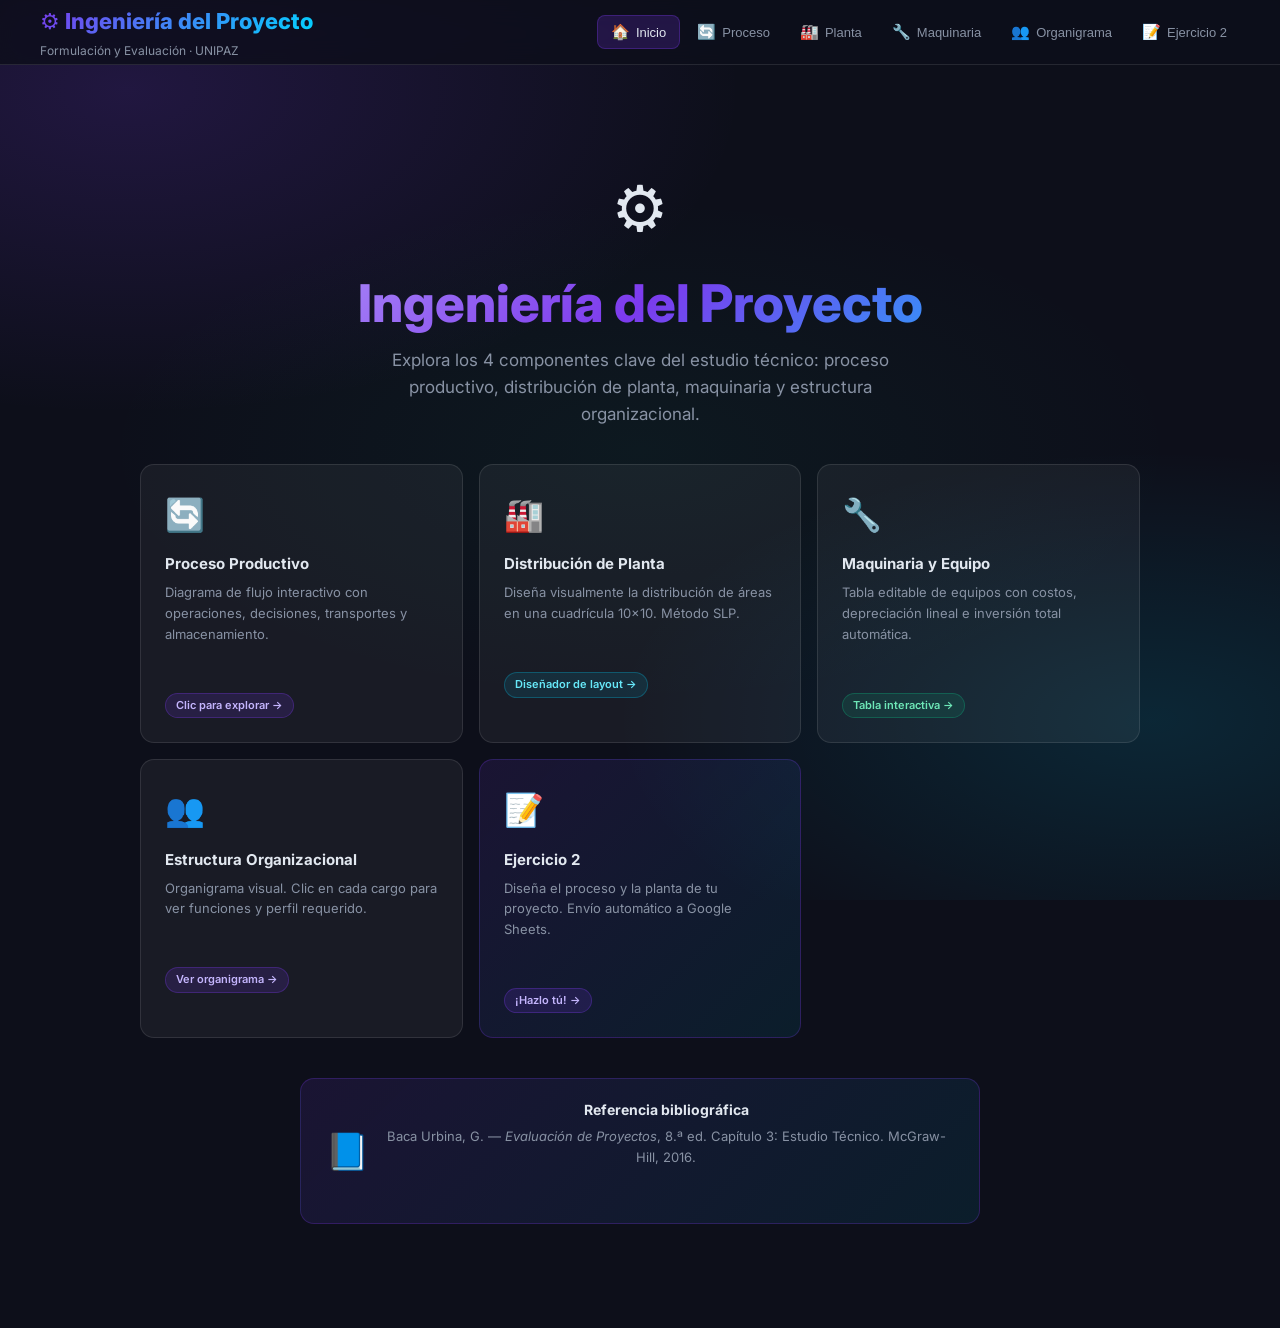
<file: ingenieria/index.html>
<!DOCTYPE html>
<html lang="es">
<head>
  <meta charset="UTF-8" />
  <meta name="viewport" content="width=device-width, initial-scale=1.0" />
  <title>Ingeniería del Proyecto — Formulación y Evaluación</title>
  <meta name="description" content="App educativa interactiva sobre Ingeniería del Proyecto: proceso productivo, distribución de planta, maquinaria y organigrama. Basada en Baca Urbina Cap. 3." />
  <link rel="stylesheet" href="css/styles.css" />
</head>
<body>

<!-- ═══════════════════════════════════════════════════════════
     HEADER / NAV
═══════════════════════════════════════════════════════════ -->
<header class="app-header">
  <div class="header-inner">

    <div class="header-brand" style="cursor:pointer" onclick="showSeccion('home')">
      <div class="header-logo">⚙️ Ingeniería del Proyecto</div>
      <div class="header-subtitle">Formulación y Evaluación · UNIPAZ</div>
    </div>

    <nav class="app-nav">
      <button class="nav-btn active" data-nav="home" id="nav-home">
        <span class="nav-icon">🏠</span>
        <span class="nav-label">Inicio</span>
      </button>
      <button class="nav-btn" data-nav="proceso" id="nav-proceso">
        <span class="nav-icon">🔄</span>
        <span class="nav-label">Proceso</span>
      </button>
      <button class="nav-btn" data-nav="layout" id="nav-layout">
        <span class="nav-icon">🏭</span>
        <span class="nav-label">Planta</span>
      </button>
      <button class="nav-btn" data-nav="maquinaria" id="nav-maquinaria">
        <span class="nav-icon">🔧</span>
        <span class="nav-label">Maquinaria</span>
      </button>
      <button class="nav-btn" data-nav="organigrama" id="nav-organigrama">
        <span class="nav-icon">👥</span>
        <span class="nav-label">Organigrama</span>
      </button>
      <button class="nav-btn" data-nav="ejercicio2" id="nav-ejercicio2">
        <span class="nav-icon">📝</span>
        <span class="nav-label">Ejercicio 2</span>
      </button>
    </nav>

  </div>
</header>

<!-- ═══════════════════════════════════════════════════════════
     MAIN
═══════════════════════════════════════════════════════════ -->
<main class="app-main">

  <!-- ───────────────────────────────────────
       HOME
  ─────────────────────────────────────── -->
  <section id="section-home" class="section active">
    <div class="home-hero">
      <div class="home-hero-icon">⚙️</div>
      <h1>Ingeniería del Proyecto</h1>
      <p>Explora los 4 componentes clave del estudio técnico: proceso productivo,
         distribución de planta, maquinaria y estructura organizacional.</p>

      <div class="home-cards">

        <div class="home-card" onclick="showSeccion('proceso')">
          <div class="home-card-icon">🔄</div>
          <h3>Proceso Productivo</h3>
          <p>Diagrama de flujo interactivo con operaciones, decisiones, transportes y almacenamiento.</p>
          <span class="home-card-badge chip purple">Clic para explorar →</span>
        </div>

        <div class="home-card" onclick="showSeccion('layout')">
          <div class="home-card-icon">🏭</div>
          <h3>Distribución de Planta</h3>
          <p>Diseña visualmente la distribución de áreas en una cuadrícula 10×10. Método SLP.</p>
          <span class="home-card-badge chip cyan">Diseñador de layout →</span>
        </div>

        <div class="home-card" onclick="showSeccion('maquinaria')">
          <div class="home-card-icon">🔧</div>
          <h3>Maquinaria y Equipo</h3>
          <p>Tabla editable de equipos con costos, depreciación lineal e inversión total automática.</p>
          <span class="home-card-badge chip green">Tabla interactiva →</span>
        </div>

        <div class="home-card" onclick="showSeccion('organigrama')">
          <div class="home-card-icon">👥</div>
          <h3>Estructura Organizacional</h3>
          <p>Organigrama visual. Clic en cada cargo para ver funciones y perfil requerido.</p>
          <span class="home-card-badge chip purple">Ver organigrama →</span>
        </div>

        <div class="home-card" onclick="showSeccion('ejercicio2')"
             style="background:linear-gradient(135deg,rgba(124,58,237,.12),rgba(0,212,255,.08));border-color:rgba(124,58,237,.25)">
          <div class="home-card-icon">📝</div>
          <h3>Ejercicio 2</h3>
          <p>Diseña el proceso y la planta de tu proyecto. Envío automático a Google Sheets.</p>
          <span class="home-card-badge chip purple">¡Hazlo tú! →</span>
        </div>

      </div><!-- /home-cards -->

      <div class="baca-ref" style="margin-top:40px">
        <div class="baca-ref-icon">📘</div>
        <div>
          <h4>Referencia bibliográfica</h4>
          <p>Baca Urbina, G. — <em>Evaluación de Proyectos</em>, 8.ª ed. Capítulo 3: Estudio Técnico.
             McGraw-Hill, 2016.</p>
        </div>
      </div>

    </div>
  </section><!-- /section-home -->


  <!-- ───────────────────────────────────────
       PROCESO PRODUCTIVO
  ─────────────────────────────────────── -->
  <section id="section-proceso" class="section">

    <div class="section-header">
      <div class="section-badge">Módulo 1</div>
      <h2 class="section-title">🔄 Proceso Productivo</h2>
      <p class="section-desc">
        Explora paso a paso el flujo del proceso de cada proyecto.
        Haz <strong>clic en cualquier bloque</strong> para ver la descripción detallada.
      </p>
    </div>

    <!-- Selector de proyecto -->
    <div class="proj-selector">
      <button class="proj-btn proc-proj-btn active" data-proj="suplementos">
        💊 Tienda de Suplementos
      </button>
      <button class="proj-btn proc-proj-btn" data-proj="logistica">
        📦 Empresa Logística
      </button>
    </div>

    <!-- Leyenda -->
    <div class="glass-card" style="margin-bottom:20px;padding:16px 20px">
      <div class="glass-card-title">Simbología del diagrama</div>
      <div class="proc-leyenda" id="proc-leyenda"></div>
    </div>

    <!-- Layout flujo + detalle -->
    <div class="proc-layout">

      <!-- Diagrama -->
      <div class="glass-card" style="padding:16px">
        <div id="proc-flow-container" class="proc-flow-container"></div>
      </div>

      <!-- Panel de detalle -->
      <div>
        <div id="proc-detalle"></div>
        <div class="proc-hint" id="proc-hint">
          ← Selecciona un paso del diagrama para ver su descripción
        </div>
      </div>

    </div><!-- /proc-layout -->

  </section><!-- /section-proceso -->


  <!-- ───────────────────────────────────────
       DISTRIBUCIÓN DE PLANTA
  ─────────────────────────────────────── -->
  <section id="section-layout" class="section">

    <div class="section-header">
      <div class="section-badge">Módulo 2</div>
      <h2 class="section-title">🏭 Distribución de Planta</h2>
      <p class="section-desc">
        Diseña la distribución de áreas de la planta.
        <strong>Selecciona un área</strong> de la paleta y pinta las celdas de la cuadrícula.
        Usa <em>Auto-completar</em> para ver una distribución proporcional de referencia.
      </p>
    </div>

    <!-- Selector -->
    <div class="proj-selector">
      <button class="proj-btn layout-proj-btn active" data-proj="suplementos">
        💊 Tienda de Suplementos
      </button>
      <button class="proj-btn layout-proj-btn" data-proj="logistica">
        📦 Empresa Logística
      </button>
    </div>

    <!-- Grid + paleta -->
    <div class="layout-grid-container">

      <!-- Cuadrícula -->
      <div class="glass-card" style="padding:16px">
        <div class="glass-card-title">Planta (cuadrícula 10×10)</div>
        <div id="layout-visual" class="layout-visual"></div>

        <div class="layout-controls">
          <button class="layout-btn primary" id="layout-btn-auto">
            ✨ Auto-completar
          </button>
          <button class="layout-btn" id="layout-btn-reset">
            🗑️ Limpiar
          </button>
        </div>
      </div>

      <!-- Paleta + stats -->
      <div style="display:flex;flex-direction:column;gap:16px">

        <div class="glass-card" style="padding:16px">
          <div class="glass-card-title">Selecciona un área</div>
          <div id="layout-palette" class="layout-palette"></div>
        </div>

        <div class="glass-card" style="padding:16px">
          <div class="glass-card-title">📊 Estadísticas</div>
          <div id="layout-stats" class="layout-stats"></div>
        </div>

      </div>

    </div><!-- /layout-grid-container -->

    <!-- Nota SLP -->
    <div class="glass-card" style="margin-top:20px;padding:16px 20px;
         background:linear-gradient(135deg,rgba(0,212,255,.06),rgba(124,58,237,.06));
         border-color:rgba(0,212,255,.2)">
      <strong style="color:var(--accent2)">📐 Método SLP (Systematic Layout Planning)</strong>
      <p style="margin-top:6px;font-size:13px;color:var(--text-muted)">
        El método SLP de Muther clasifica las relaciones entre áreas con valores de cercanía
        (A = absolutamente necesaria, E = especialmente importante, I = importante, O = ordinaria,
        U = no necesaria, X = indeseable). Esta cuadrícula es una representación simplificada;
        el diseño real considera flujos de materiales, seguridad y normativa vigente.
      </p>
    </div>

  </section><!-- /section-layout -->


  <!-- ───────────────────────────────────────
       MAQUINARIA Y EQUIPO
  ─────────────────────────────────────── -->
  <section id="section-maquinaria" class="section">

    <div class="section-header">
      <div class="section-badge">Módulo 3</div>
      <h2 class="section-title">🔧 Maquinaria y Equipo</h2>
      <p class="section-desc">
        Tabla detallada de los requerimientos de equipos.
        Puedes <strong>editar cantidades y costos</strong>; los totales se calculan automáticamente.
      </p>
    </div>

    <!-- Selector -->
    <div class="proj-selector">
      <button class="proj-btn maq-proj-btn active" data-proj="suplementos">
        💊 Tienda de Suplementos
      </button>
      <button class="proj-btn maq-proj-btn" data-proj="logistica">
        📦 Empresa Logística
      </button>
    </div>

    <!-- Tabla -->
    <div class="glass-card" style="padding:0;overflow:hidden">
      <div id="maq-table-wrap" class="maq-table-wrap"></div>
    </div>

    <!-- Resumen -->
    <div id="maq-summary" class="maq-summary"></div>

    <!-- Nota depreciación -->
    <div class="glass-card" style="margin-top:8px;padding:14px 20px;
         background:rgba(245,158,11,.06);border-color:rgba(245,158,11,.2)">
      <strong style="color:var(--gold)">📉 Depreciación Línea Recta</strong>
      <p style="margin-top:4px;font-size:13px;color:var(--text-muted)">
        Fórmula: Dep. anual = (Costo – Valor de rescate) / Vida útil.
        Aquí se asume <em>valor de rescate = 0</em> para simplificar el cálculo.
        En el estudio financiero real se incorpora como gasto no desembolsable.
      </p>
    </div>

  </section><!-- /section-maquinaria -->


  <!-- ───────────────────────────────────────
       ORGANIGRAMA
  ─────────────────────────────────────── -->
  <section id="section-organigrama" class="section">

    <div class="section-header">
      <div class="section-badge">Módulo 4</div>
      <h2 class="section-title">👥 Estructura Organizacional</h2>
      <p class="section-desc">
        Organigrama del proyecto. <strong>Haz clic en cualquier cargo</strong>
        para ver sus funciones y el perfil requerido.
      </p>
    </div>

    <!-- Selector -->
    <div class="proj-selector">
      <button class="proj-btn org-proj-btn active" data-proj="suplementos">
        💊 Tienda de Suplementos
      </button>
      <button class="proj-btn org-proj-btn" data-proj="logistica">
        📦 Empresa Logística
      </button>
    </div>

    <!-- Árbol -->
    <div class="glass-card" style="overflow-x:auto">
      <div id="org-tree-container" class="org-tree" style="min-width:400px"></div>
    </div>

    <!-- Detalle -->
    <div id="org-detail" class="org-detail"></div>

    <!-- Nota -->
    <div class="glass-card" style="margin-top:20px;padding:14px 20px;
         background:rgba(16,185,129,.05);border-color:rgba(16,185,129,.2)">
      <strong style="color:var(--accent3)">📋 Marco legal laboral</strong>
      <p style="margin-top:4px;font-size:13px;color:var(--text-muted)">
        En Colombia, los contratos de trabajo se rigen por el Código Sustantivo del Trabajo (CST).
        Los cargos pueden vincularse mediante contrato a término fijo, indefinido, obra o labor,
        o prestación de servicios. El tipo de vinculación afecta la estructura de costos laborales
        (prestaciones sociales, aportes parafiscales, seguridad social).
      </p>
    </div>

  </section><!-- /section-organigrama -->


  <!-- ───────────────────────────────────────
       EJERCICIO 2
  ─────────────────────────────────────── -->
  <section id="section-ejercicio2" class="section">

    <div class="section-header">
      <div class="section-badge">Actividad Evaluativa</div>
      <h2 class="section-title">📝 Ejercicio 2 — Diseña tu proceso y planta</h2>
      <p class="section-desc">
        Aplica los conceptos de ingeniería del proyecto a tu caso de estudio.
        Completa las tres partes y haz clic en <strong>Enviar</strong> para registrar tu respuesta.
      </p>
    </div>

    <!-- Selector -->
    <div class="proj-selector" style="margin-bottom:24px">
      <button class="proj-btn ej2-proj-btn active" data-proj="suplementos">
        💊 Tienda de Suplementos
      </button>
      <button class="proj-btn ej2-proj-btn" data-proj="logistica">
        📦 Empresa Logística
      </button>
    </div>

    <!-- Grid de tarjetas -->
    <div class="ej2-layout">

      <!-- Parte A: Descripción del proceso -->
      <div class="ej2-card">
        <div class="ej2-card-title">
          <span>🔄</span> Parte A — Describe el Proceso Productivo
        </div>

        <div class="form-group">
          <label class="form-label" for="ej2-descripcion">
            ¿Cómo es el proceso de tu proyecto? Describe las etapas principales (mínimo 4 pasos).
          </label>
          <textarea class="form-control" id="ej2-descripcion" rows="6"
            placeholder="Ej: 1. Recepción de inventario → 2. Clasificación → 3. Almacenamiento → 4. Venta y facturación → 5. Despacho al cliente..."></textarea>
        </div>

        <div class="form-group">
          <label class="form-label" for="ej2-tipo-proceso">
            Tipo de proceso productivo predominante
          </label>
          <select class="form-control" id="ej2-tipo-proceso">
            <option value="">— Selecciona —</option>
            <option value="continuo">Continuo (producción ininterrumpida)</option>
            <option value="intermitente">Intermitente (por lotes o pedidos)</option>
            <option value="proyecto">Por proyecto (único e irrepetible)</option>
            <option value="servicio">Servicio (intangible, cliente presente)</option>
          </select>
        </div>

        <div class="form-group">
          <label class="form-label">¿Qué tipo de cuello de botella anticipas?</label>
          <textarea class="form-control" id="ej2-cuello" rows="3"
            placeholder="Ej: En temporada alta, la atención al cliente puede saturar si solo hay un asesor..."></textarea>
        </div>
      </div><!-- /Parte A -->

      <!-- Parte B: Layout -->
      <div class="ej2-card">
        <div class="ej2-card-title">
          <span>🏭</span> Parte B — Distribución de Planta
        </div>

        <p style="font-size:13px;color:var(--text-muted);margin-bottom:14px">
          Selecciona las áreas que tendrá tu proyecto e indica el área aproximada en m² de cada una.
        </p>

        <div class="ej2-areas-check" id="ej2-areas"></div>

        <div style="display:flex;justify-content:space-between;align-items:center;margin-top:14px;
                    padding:10px 14px;background:rgba(255,255,255,.04);border-radius:8px;border:1px solid var(--border)">
          <span style="font-size:13px;color:var(--text-muted)">Área total del proyecto</span>
          <strong id="ej2-total-m2" style="font-family:monospace;color:var(--accent3)">0.0 m²</strong>
        </div>

        <div class="form-group" style="margin-top:14px">
          <label class="form-label" for="ej2-layout-justif">
            Justifica brevemente la distribución elegida
          </label>
          <textarea class="form-control" id="ej2-layout-justif" rows="3"
            placeholder="Ej: El salón de ventas es la zona más grande porque es el área de contacto directo con el cliente..."></textarea>
        </div>
      </div><!-- /Parte B -->

      <!-- Parte C: Equipos -->
      <div class="ej2-card">
        <div class="ej2-card-title">
          <span>🔧</span> Parte C — Requerimientos de Maquinaria y Equipo
        </div>

        <p style="font-size:13px;color:var(--text-muted);margin-bottom:14px">
          Lista los equipos necesarios para tu proyecto, la cantidad requerida y el costo estimado.
        </p>

        <div id="ej2-equipos"></div>
      </div><!-- /Parte C -->

      <!-- Información del estudiante + envío -->
      <div class="ej2-card ej2-submit-area" style="grid-column:1/-1">
        <div class="ej2-card-title">
          <span>👤</span> Datos del Estudiante
        </div>

        <div class="ej2-student-info">
          <div class="form-group" style="margin-bottom:0">
            <label class="form-label" for="ej2-nombre">Nombre completo</label>
            <input class="form-control" type="text" id="ej2-nombre"
              placeholder="Tu nombre completo" />
          </div>
          <div class="form-group" style="margin-bottom:0">
            <label class="form-label" for="ej2-grupo">Grupo / Semestre</label>
            <input class="form-control" type="text" id="ej2-grupo"
              placeholder="Ej: Grupo A, 6.° semestre" />
          </div>
        </div>

        <div class="form-group" style="margin-top:14px">
          <label class="form-label" for="ej2-observaciones">
            Observaciones o reflexión final (opcional)
          </label>
          <textarea class="form-control" id="ej2-observaciones" rows="2"
            placeholder="¿Qué fue lo más complejo de diseñar el proceso y la planta de tu proyecto?"></textarea>
        </div>

        <div style="margin-top:16px">
          <button class="btn-submit" id="ej2-submit-btn" onclick="submitEjercicio2()">
            📤 Enviar Ejercicio 2
          </button>
        </div>

        <div id="ej2-msg" class="submit-msg"></div>

      </div><!-- /submit area -->

    </div><!-- /ej2-layout -->

  </section><!-- /section-ejercicio2 -->

</main><!-- /app-main -->


<!-- ═══════════════════════════════════════════════════════════
     SCRIPTS (orden importante: data → módulos → app)
═══════════════════════════════════════════════════════════ -->
<script src="js/data.js"></script>
<script src="js/proceso.js"></script>
<script src="js/layout.js"></script>
<script src="js/maquinaria.js"></script>
<script src="js/organigrama.js"></script>
<script src="js/ejercicio2.js"></script>
<script src="js/app.js"></script>

</body>
</html>
</file>
<file: ingenieria/css/styles.css>
/* ============================================================
   styles.css — Ingeniería del Proyecto | Dark + Glassmorphism
   ============================================================ */

@import url('https://fonts.googleapis.com/css2?family=Inter:wght@300;400;500;600;700;800&display=swap');

/* ── Variables ── */
:root {
  --bg-base:      #0d0f1a;
  --bg-card:      rgba(255,255,255,.05);
  --bg-card-h:    rgba(255,255,255,.09);
  --border:       rgba(255,255,255,.10);
  --border-h:     rgba(255,255,255,.20);
  --text:         #e2e8f0;
  --text-muted:   #8892a4;
  --text-dim:     #64748b;
  --accent:       #7c3aed;
  --accent2:      #00d4ff;
  --accent3:      #10b981;
  --gold:         #f59e0b;
  --danger:       #ef4444;
  --radius:       14px;
  --radius-sm:    8px;
  --glass:        blur(14px) saturate(1.5);
  --shadow:       0 8px 32px rgba(0,0,0,.45);
  --shadow-sm:    0 2px 12px rgba(0,0,0,.30);
  --trans:        .25s ease;
}

/* ── Reset ── */
*, *::before, *::after { box-sizing: border-box; margin: 0; padding: 0; }
html { scroll-behavior: smooth; }
body {
  font-family: 'Inter', system-ui, sans-serif;
  background: var(--bg-base);
  color: var(--text);
  min-height: 100vh;
  overflow-x: hidden;
  font-size: 15px;
  line-height: 1.6;
}

/* ── Gradient Background ── */
body::before {
  content: '';
  position: fixed; inset: 0; z-index: -1;
  background:
    radial-gradient(ellipse 80% 60% at 10% 10%,  rgba(124,58,237,.18) 0%, transparent 60%),
    radial-gradient(ellipse 70% 50% at 90% 80%,  rgba(0,212,255,.12)  0%, transparent 60%),
    radial-gradient(ellipse 60% 40% at 50% 50%,  rgba(16,185,129,.06) 0%, transparent 70%),
    #0d0f1a;
}

/* ─────────────────────────────────────────────
   HEADER
───────────────────────────────────────────── */
.app-header {
  position: sticky; top: 0; z-index: 100;
  background: rgba(13,15,26,.85);
  backdrop-filter: var(--glass);
  border-bottom: 1px solid var(--border);
  padding: 0 24px;
}
.header-inner {
  max-width: 1200px; margin: 0 auto;
  display: flex; align-items: center; gap: 16px;
  height: 64px;
}
.header-logo {
  font-size: 22px; font-weight: 800;
  background: linear-gradient(135deg, #7c3aed, #00d4ff);
  -webkit-background-clip: text; -webkit-text-fill-color: transparent;
  background-clip: text;
  white-space: nowrap;
}
.header-subtitle {
  font-size: 12px; color: var(--text-muted);
  margin-top: 2px; white-space: nowrap;
}
.header-brand { flex: 0 0 auto; }

/* NAV */
.app-nav {
  display: flex; gap: 4px;
  margin-left: auto; flex-shrink: 0;
}
.nav-btn {
  display: flex; align-items: center; gap: 6px;
  padding: 7px 13px; border-radius: var(--radius-sm);
  font-size: 13px; font-weight: 500;
  color: var(--text-muted);
  background: transparent; border: none; cursor: pointer;
  transition: color var(--trans), background var(--trans);
  white-space: nowrap;
}
.nav-btn .nav-icon { font-size: 15px; }
.nav-btn:hover { color: var(--text); background: var(--bg-card); }
.nav-btn.active {
  color: var(--text);
  background: rgba(124,58,237,.2);
  border: 1px solid rgba(124,58,237,.3);
}

/* ─────────────────────────────────────────────
   MAIN CONTAINER
───────────────────────────────────────────── */
.app-main { max-width: 1200px; margin: 0 auto; padding: 32px 24px 64px; }

/* ─────────────────────────────────────────────
   SECTION (module view)
───────────────────────────────────────────── */
.section { display: none; }
.section.active { display: block; animation: fadeUp .35s ease; }

@keyframes fadeUp {
  from { opacity: 0; transform: translateY(18px); }
  to   { opacity: 1; transform: translateY(0); }
}

/* Section header */
.section-header {
  margin-bottom: 32px;
}
.section-badge {
  display: inline-flex; align-items: center; gap: 6px;
  font-size: 11px; font-weight: 600; letter-spacing: .08em; text-transform: uppercase;
  color: var(--accent2); margin-bottom: 8px;
}
.section-badge::before {
  content: ''; display: block;
  width: 24px; height: 2px; background: var(--accent2);
}
.section-title {
  font-size: clamp(24px, 4vw, 36px); font-weight: 800; line-height: 1.15;
  margin-bottom: 8px;
}
.section-desc { color: var(--text-muted); max-width: 680px; font-size: 15px; }

/* ─────────────────────────────────────────────
   GLASS CARD
───────────────────────────────────────────── */
.glass-card {
  background: var(--bg-card);
  border: 1px solid var(--border);
  border-radius: var(--radius);
  backdrop-filter: var(--glass);
  padding: 24px;
  box-shadow: var(--shadow-sm);
}
.glass-card-title {
  font-size: 14px; font-weight: 700; letter-spacing: .04em; text-transform: uppercase;
  color: var(--text-muted); margin-bottom: 16px;
}

/* Project selector buttons */
.proj-selector {
  display: flex; gap: 10px; flex-wrap: wrap;
  margin-bottom: 28px;
}
.proj-btn {
  display: flex; align-items: center; gap: 8px;
  padding: 10px 18px; border-radius: var(--radius-sm);
  font-size: 14px; font-weight: 600;
  border: 2px solid var(--border); background: var(--bg-card);
  color: var(--text-muted); cursor: pointer;
  transition: all var(--trans);
}
.proj-btn:hover { border-color: var(--border-h); color: var(--text); background: var(--bg-card-h); }
.proj-btn.active {
  border-color: var(--accent); color: var(--text);
  background: rgba(124,58,237,.15);
  box-shadow: 0 0 0 3px rgba(124,58,237,.15);
}
.proj-btn[data-proj="logistica"].active {
  border-color: var(--accent2);
  background: rgba(0,212,255,.10);
  box-shadow: 0 0 0 3px rgba(0,212,255,.10);
}

/* ─────────────────────────────────────────────
   HOME (Bienvenida)
───────────────────────────────────────────── */
.home-hero {
  text-align: center; padding: 60px 24px 40px;
}
.home-hero-icon { font-size: 64px; margin-bottom: 16px; }
.home-hero h1 {
  font-size: clamp(28px, 5vw, 52px); font-weight: 800;
  background: linear-gradient(135deg, #c4b5fd, #7c3aed, #00d4ff);
  -webkit-background-clip: text; -webkit-text-fill-color: transparent; background-clip: text;
  margin-bottom: 14px; line-height: 1.1;
}
.home-hero p { color: var(--text-muted); font-size: 17px; max-width: 560px; margin: 0 auto 36px; }
.home-cards {
  display: grid; grid-template-columns: repeat(auto-fit, minmax(240px, 1fr)); gap: 16px;
  max-width: 1000px; margin: 0 auto;
}
.home-card {
  background: var(--bg-card); border: 1px solid var(--border);
  border-radius: var(--radius); padding: 24px;
  cursor: pointer; transition: all var(--trans);
  text-align: left;
}
.home-card:hover {
  background: var(--bg-card-h); border-color: var(--border-h);
  transform: translateY(-3px); box-shadow: var(--shadow);
}
.home-card-icon { font-size: 32px; margin-bottom: 12px; }
.home-card h3 { font-size: 15px; font-weight: 700; margin-bottom: 6px; }
.home-card p { font-size: 13px; color: var(--text-muted); }
.home-card-badge {
  display: inline-block; font-size: 10px; font-weight: 700;
  padding: 2px 8px; border-radius: 99px;
  background: rgba(124,58,237,.2); color: #c4b5fd; margin-top: 12px;
}

/* Baca Urbina reference */
.baca-ref {
  margin-top: 48px;
  background: linear-gradient(135deg, rgba(124,58,237,.12), rgba(0,212,255,.08));
  border: 1px solid rgba(124,58,237,.25); border-radius: var(--radius); padding: 20px 24px;
  display: flex; align-items: center; gap: 16px; max-width: 680px; margin-left: auto; margin-right: auto;
}
.baca-ref-icon { font-size: 36px; flex-shrink: 0; }
.baca-ref h4 { font-size: 14px; font-weight: 700; margin-bottom: 4px; }
.baca-ref p { font-size: 13px; color: var(--text-muted); }

/* ─────────────────────────────────────────────
   PROCESO — Diagrama de Flujo
───────────────────────────────────────────── */
.proc-layout {
  display: grid; grid-template-columns: 320px 1fr;
  gap: 20px; align-items: start;
}
@media (max-width: 768px) { .proc-layout { grid-template-columns: 1fr; } }

.proc-flow-container {
  display: flex; flex-direction: column;
  align-items: center; gap: 0;
}

.proc-step-wrap { display: flex; flex-direction: column; align-items: center; width: 100%; }

.proc-step {
  width: 100%; max-width: 280px;
  display: flex; align-items: center; gap: 12px;
  padding: 12px 14px; border-radius: var(--radius-sm);
  border: 1px solid var(--tipo-border, var(--border));
  background: var(--tipo-bg, var(--bg-card));
  cursor: pointer; transition: all var(--trans);
  opacity: 0; transform: translateX(-16px);
  position: relative;
}
.proc-step.visible { opacity: 1; transform: translateX(0); }
.proc-step:hover { background: var(--bg-card-h); border-color: var(--tipo-color, var(--border-h)); transform: scale(1.02); }
.proc-step.selected { background: var(--bg-card-h); border-color: var(--tipo-color, var(--border-h)); box-shadow: 0 0 0 2px var(--tipo-color,#fff); }

.proc-step-icon { font-size: 20px; flex-shrink: 0; }
.proc-step-body { flex: 1; }
.proc-step-tipo { font-size: 10px; font-weight: 700; text-transform: uppercase; color: var(--tipo-color); }
.proc-step-label { font-size: 13px; font-weight: 600; color: var(--text); line-height: 1.3; }
.proc-step-num {
  font-size: 11px; font-weight: 800;
  background: rgba(255,255,255,.08); border-radius: 6px;
  padding: 2px 6px; color: var(--text-muted); flex-shrink: 0;
}

/* Diamond shape for decisions */
.proc-decision .proc-step-icon { rotate: 0deg; }

.proc-connector { display: flex; flex-direction: column; align-items: center; }
.proc-arrow {
  font-size: 18px; color: var(--text-dim); line-height: 1;
  animation: bounce .8s ease-in-out infinite alternate;
}
@keyframes bounce { from { transform: translateY(0); } to { transform: translateY(3px); } }

/* Detail panel */
#proc-detalle {
  position: sticky; top: 90px;
  background: var(--bg-card); border: 1px solid var(--border);
  border-radius: var(--radius); padding: 20px;
  display: none; animation: fadeUp .2s ease;
}
.proc-det-header { display: flex; align-items: center; gap: 12px; padding-left: 12px; margin-bottom: 14px; }
.proc-det-icon { font-size: 28px; flex-shrink: 0; }
.proc-det-tipo { font-size: 10px; font-weight: 700; text-transform: uppercase; margin-bottom: 2px; }
.proc-det-titulo { font-size: 16px; font-weight: 700; }
.proc-det-desc { font-size: 14px; color: var(--text-muted); line-height: 1.7; margin-bottom: 12px; }
.proc-det-tag {
  display: inline-flex; align-items: center; gap: 6px;
  font-size: 12px; font-weight: 600;
  border: 1px solid; border-radius: 99px;
  padding: 4px 12px;
}
.proc-hint {
  text-align: center; color: var(--text-dim); font-size: 13px;
  padding: 20px; font-style: italic;
}

/* Leyenda */
.proc-leyenda {
  display: flex; flex-wrap: wrap; gap: 10px;
  margin-bottom: 18px;
}
.leyenda-item { display: flex; align-items: center; gap: 6px; font-size: 12px; color: var(--text-muted); }
.leyenda-dot { width: 10px; height: 10px; border-radius: 50%; display: block; flex-shrink: 0; }

/* ─────────────────────────────────────────────
   LAYOUT — Distribución de Planta
───────────────────────────────────────────── */
.layout-grid-container { display: grid; grid-template-columns: 1fr 280px; gap: 20px; align-items: start; }
@media (max-width: 768px) { .layout-grid-container { grid-template-columns: 1fr; } }

.layout-visual {
  display: grid; grid-template-columns: repeat(10, 1fr);
  gap: 3px; aspect-ratio: 1 / 1;
  background: rgba(0,0,0,.3); border: 1px solid var(--border);
  border-radius: var(--radius); padding: 8px;
}
.layout-cell {
  border-radius: 4px; background: rgba(255,255,255,.04);
  border: 1px solid rgba(255,255,255,.04);
  transition: background var(--trans), border-color var(--trans);
  cursor: default;
  display: flex; align-items: center; justify-content: center;
  font-size: 10px; overflow: hidden;
}
.layout-cell.painted {
  border-color: transparent;
}
.layout-cell.painted:hover { filter: brightness(1.2); }

.layout-palette { display: flex; flex-direction: column; gap: 10px; }
.palette-area {
  display: flex; align-items: center; gap: 10px;
  padding: 10px 12px; border-radius: var(--radius-sm);
  border: 2px solid var(--border); background: var(--bg-card);
  cursor: pointer; transition: all var(--trans);
}
.palette-area:hover { border-color: var(--border-h); background: var(--bg-card-h); }
.palette-area.selected { border-color: var(--palette-color); background: rgba(255,255,255,.06); }
.palette-color { width: 20px; height: 20px; border-radius: 4px; flex-shrink: 0; }
.palette-info { flex: 1; }
.palette-label { font-size: 13px; font-weight: 600; }
.palette-m2 { font-size: 11px; color: var(--text-muted); }
.palette-icon { font-size: 18px; flex-shrink: 0; }

.layout-stats {
  margin-top: 16px; display: flex; flex-direction: column; gap: 8px;
}
.layout-stat-row { display: flex; justify-content: space-between; align-items: center; font-size: 13px; }
.layout-stat-label { color: var(--text-muted); }
.layout-stat-val { font-weight: 700; }
.layout-progress-bar {
  height: 6px; border-radius: 99px;
  background: rgba(255,255,255,.08); overflow: hidden; margin-top: 4px;
}
.layout-progress-fill { height: 100%; background: linear-gradient(90deg,#7c3aed,#00d4ff); border-radius: 99px; transition: width .4s; }

.layout-controls { display: flex; gap: 8px; margin-top: 12px; flex-wrap: wrap; }
.layout-btn {
  padding: 7px 14px; border-radius: var(--radius-sm);
  font-size: 12px; font-weight: 600; border: 1px solid var(--border);
  background: var(--bg-card); color: var(--text-muted); cursor: pointer;
  transition: all var(--trans); display: flex; align-items: center; gap: 6px;
}
.layout-btn:hover { background: var(--bg-card-h); color: var(--text); border-color: var(--border-h); }
.layout-btn.primary { background: rgba(124,58,237,.2); border-color: rgba(124,58,237,.4); color: #c4b5fd; }

/* ─────────────────────────────────────────────
   MAQUINARIA — Tabla de Equipos
───────────────────────────────────────────── */
.maq-table-wrap { overflow-x: auto; border-radius: var(--radius); }
.maq-table {
  width: 100%; border-collapse: collapse; font-size: 14px;
}
.maq-table th {
  padding: 12px 14px; font-size: 11px; font-weight: 700;
  text-transform: uppercase; color: var(--text-muted);
  background: rgba(255,255,255,.04); border-bottom: 1px solid var(--border);
  text-align: left; letter-spacing: .05em; white-space: nowrap;
}
.maq-table td {
  padding: 11px 14px; border-bottom: 1px solid rgba(255,255,255,.05);
  vertical-align: middle;
}
.maq-table tr:last-child td { border-bottom: none; }
.maq-table tr:hover td { background: rgba(255,255,255,.03); }
.maq-table input[type="number"] {
  width: 100px; background: rgba(255,255,255,.06);
  border: 1px solid rgba(255,255,255,.12); border-radius: 6px;
  padding: 5px 8px; color: var(--text); font-size: 13px; outline: none;
  transition: border-color var(--trans);
}
.maq-table input:focus { border-color: var(--accent); }
.maq-table .total-row { background: rgba(124,58,237,.10); font-weight: 700; }
.maq-table .money { color: #10b981; font-family: monospace; font-size: 13px; }

.maq-summary {
  margin-top: 20px;
  display: grid; grid-template-columns: repeat(auto-fit, minmax(180px, 1fr)); gap: 16px;
}
.maq-stat {
  background: var(--bg-card); border: 1px solid var(--border);
  border-radius: var(--radius-sm); padding: 16px 20px;
}
.maq-stat-label { font-size: 12px; color: var(--text-muted); margin-bottom: 6px; }
.maq-stat-val { font-size: 22px; font-weight: 800; font-family: monospace; }
.maq-stat-val.green { color: var(--accent3); }
.maq-stat-val.purple { color: #c4b5fd; }

/* ─────────────────────────────────────────────
   ORGANIGRAMA
───────────────────────────────────────────── */
.org-tree {
  overflow-x: auto; padding: 16px;
}
.org-node-col { display: flex; flex-direction: column; align-items: center; }

.org-row { display: flex; justify-content: center; gap: 12px; padding: 8px 0; }

.org-card {
  background: var(--bg-card); border: 1px solid var(--border);
  border-radius: var(--radius-sm); padding: 12px 14px;
  cursor: pointer; transition: all var(--trans); min-width: 140px;
  text-align: center; border-top: 3px solid var(--node-color, var(--accent));
  max-width: 180px;
}
.org-card:hover {
  background: var(--bg-card-h); transform: translateY(-3px);
  box-shadow: 0 6px 20px rgba(0,0,0,.3);
}
.org-card.selected { box-shadow: 0 0 0 2px var(--node-color); }
.org-card-title { font-size: 12px; font-weight: 700; line-height: 1.3; }

.org-connector-v { width: 2px; height: 24px; background: var(--border); margin: 0 auto; }
.org-connector-h {
  display: flex; align-items: flex-start;
  position: relative; gap: 0;
}
.org-branch-v { width: 2px; background: var(--border); }

/* Detail panel */
.org-detail {
  margin-top: 20px;
  background: var(--bg-card); border: 1px solid var(--border);
  border-radius: var(--radius); padding: 20px;
  display: none; animation: fadeUp .2s ease;
}
.org-det-header { display: flex; align-items: center; gap: 14px; margin-bottom: 14px; }
.org-det-title { font-size: 18px; font-weight: 800; margin-bottom: 4px; }
.org-det-badge {
  font-size: 11px; font-weight: 600; padding: 2px 10px; border-radius: 99px;
  background: rgba(124,58,237,.2); color: #c4b5fd;
}
.org-det-section { margin-top: 14px; }
.org-det-section-title { font-size: 11px; font-weight: 700; text-transform: uppercase; letter-spacing: .07em; color: var(--text-muted); margin-bottom: 6px; }
.org-det-text { font-size: 14px; color: var(--text-muted); line-height: 1.7; }

/* ─────────────────────────────────────────────
   EJERCICIO 2
───────────────────────────────────────────── */
.ej2-layout { display: grid; grid-template-columns: 1fr 1fr; gap: 20px; }
@media (max-width: 768px) { .ej2-layout { grid-template-columns: 1fr; } }

.ej2-card {
  background: var(--bg-card); border: 1px solid var(--border);
  border-radius: var(--radius); padding: 22px;
}
.ej2-card-title {
  font-size: 13px; font-weight: 700; text-transform: uppercase; letter-spacing: .05em;
  color: var(--accent2); margin-bottom: 16px; display: flex; align-items: center; gap: 8px;
}

.form-group { margin-bottom: 16px; }
.form-label { display: block; font-size: 13px; font-weight: 600; color: var(--text-muted); margin-bottom: 6px; }
.form-control {
  width: 100%; background: rgba(255,255,255,.06); border: 1px solid rgba(255,255,255,.12);
  border-radius: var(--radius-sm); padding: 10px 14px; color: var(--text);
  font-size: 14px; outline: none; font-family: inherit;
  transition: border-color var(--trans);
}
.form-control:focus { border-color: var(--accent); }
textarea.form-control { resize: vertical; min-height: 80px; }

.ej2-areas-check { display: flex; flex-direction: column; gap: 10px; }
.area-check-item {
  display: flex; align-items: center; gap: 10px;
  padding: 10px 12px; border-radius: var(--radius-sm);
  border: 1px solid var(--border); cursor: pointer; transition: all var(--trans);
}
.area-check-item:has(input:checked) { border-color: var(--accent); background: rgba(124,58,237,.08); }
.area-check-item input[type="checkbox"] { accent-color: var(--accent); width: 16px; height: 16px; cursor: pointer; flex-shrink: 0; }
.area-check-icon { font-size: 16px; flex-shrink: 0; }
.area-check-label { flex: 1; font-size: 13px; font-weight: 500; }
.area-check-m2 { font-size: 12px; color: var(--text-muted); white-space: nowrap; }

.ej2-equip-table { width: 100%; border-collapse: collapse; font-size: 13px; }
.ej2-equip-table th { font-size: 11px; font-weight: 700; text-transform: uppercase; color: var(--text-muted); padding: 8px 10px; text-align: left; border-bottom: 1px solid var(--border); }
.ej2-equip-table td { padding: 7px 10px; border-bottom: 1px solid rgba(255,255,255,.04); }
.ej2-equip-table tr:last-child td { border-bottom: none; }
.ej2-equip-table input { width: 100%; background: rgba(255,255,255,.05); border: 1px solid rgba(255,255,255,.1); border-radius: 4px; padding: 4px 7px; color: var(--text); font-size: 12px; outline: none; }
.ej2-equip-table input:focus { border-color: var(--accent); }
.ej2-total-row { background: rgba(16,185,129,.08); font-weight: 700; }

.ej2-submit-area { grid-column: 1 / -1; }
.ej2-student-info { display: grid; grid-template-columns: 1fr 1fr; gap: 12px; margin-bottom: 16px; }

.btn-submit {
  width: 100%; padding: 14px;
  background: linear-gradient(135deg, #7c3aed, #0891b2);
  border: none; border-radius: var(--radius-sm); color: #fff;
  font-size: 16px; font-weight: 700; cursor: pointer;
  transition: transform var(--trans), opacity var(--trans);
  display: flex; align-items: center; justify-content: center; gap: 10px;
}
.btn-submit:hover { transform: translateY(-2px); opacity: .92; }
.btn-submit:disabled { opacity: .5; cursor: not-allowed; transform: none; }

.submit-msg {
  padding: 14px; border-radius: var(--radius-sm); font-size: 14px; font-weight: 600;
  text-align: center; display: none; animation: fadeUp .3s ease;
}
.submit-msg.success { background: rgba(16,185,129,.15); border: 1px solid rgba(16,185,129,.3); color: #10b981; }
.submit-msg.error   { background: rgba(239,68,68,.12);  border: 1px solid rgba(239,68,68,.3);  color: #ef4444; }

/* ─────────────────────────────────────────────
   UTILITIES
───────────────────────────────────────────── */
.chip {
  display: inline-flex; align-items: center; gap: 4px;
  padding: 3px 10px; border-radius: 99px; font-size: 11px; font-weight: 600;
  background: rgba(255,255,255,.07); color: var(--text-muted); border: 1px solid var(--border);
}
.chip.purple { background: rgba(124,58,237,.15); color: #c4b5fd; border-color: rgba(124,58,237,.3); }
.chip.cyan   { background: rgba(0,212,255,.10);  color: #67e8f9; border-color: rgba(0,212,255,.25); }
.chip.green  { background: rgba(16,185,129,.12); color: #6ee7b7; border-color: rgba(16,185,129,.3); }

.divider { height: 1px; background: var(--border); margin: 24px 0; }

/* ─────────────────────────────────────────────
   RESPONSIVE TWEAKS
───────────────────────────────────────────── */
@media (max-width: 640px) {
  .app-main { padding: 20px 14px 48px; }
  .header-inner { height: 56px; padding: 0 16px; gap: 10px; }
  .header-logo { font-size: 17px; }
  .nav-btn .nav-label { display: none; }
  .nav-btn { padding: 7px 10px; }
  .proc-layout { grid-template-columns: 1fr; }
  .ej2-layout { grid-template-columns: 1fr; }
  .ej2-student-info { grid-template-columns: 1fr; }
}
</file>
